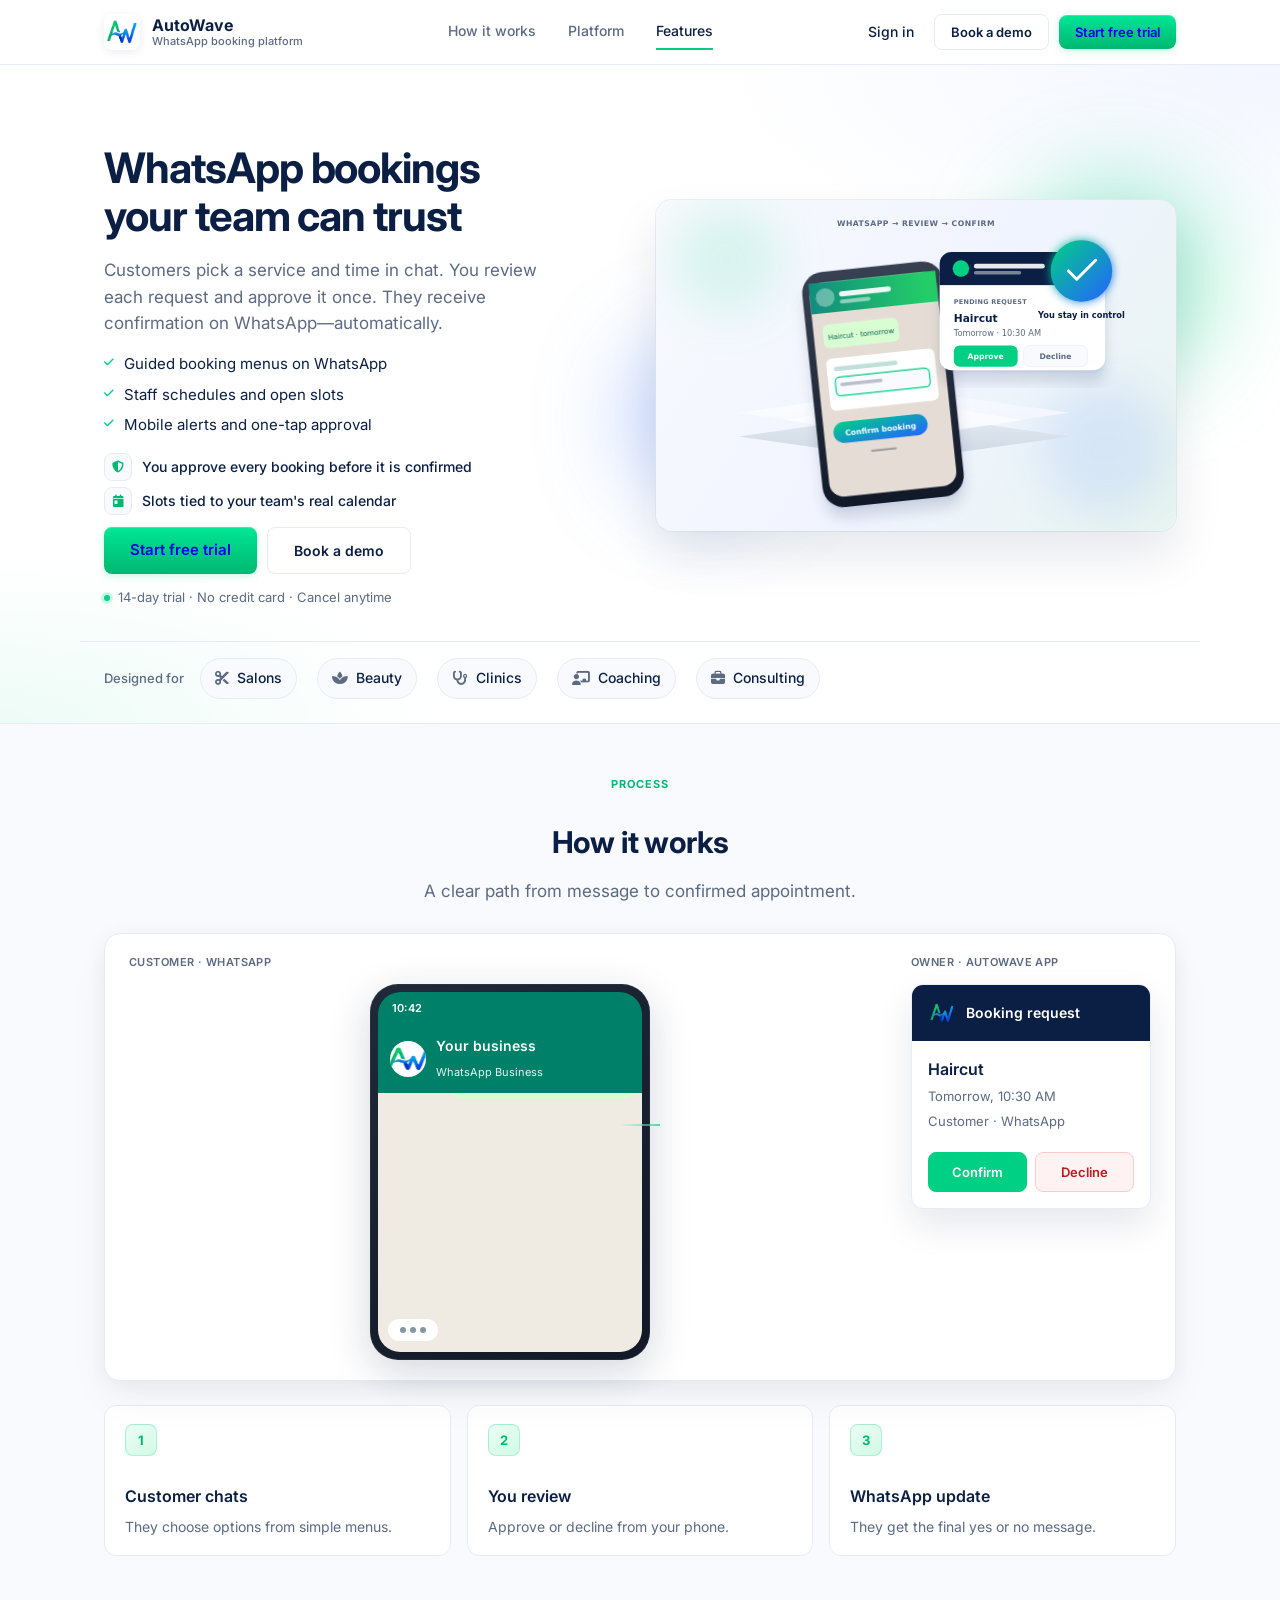
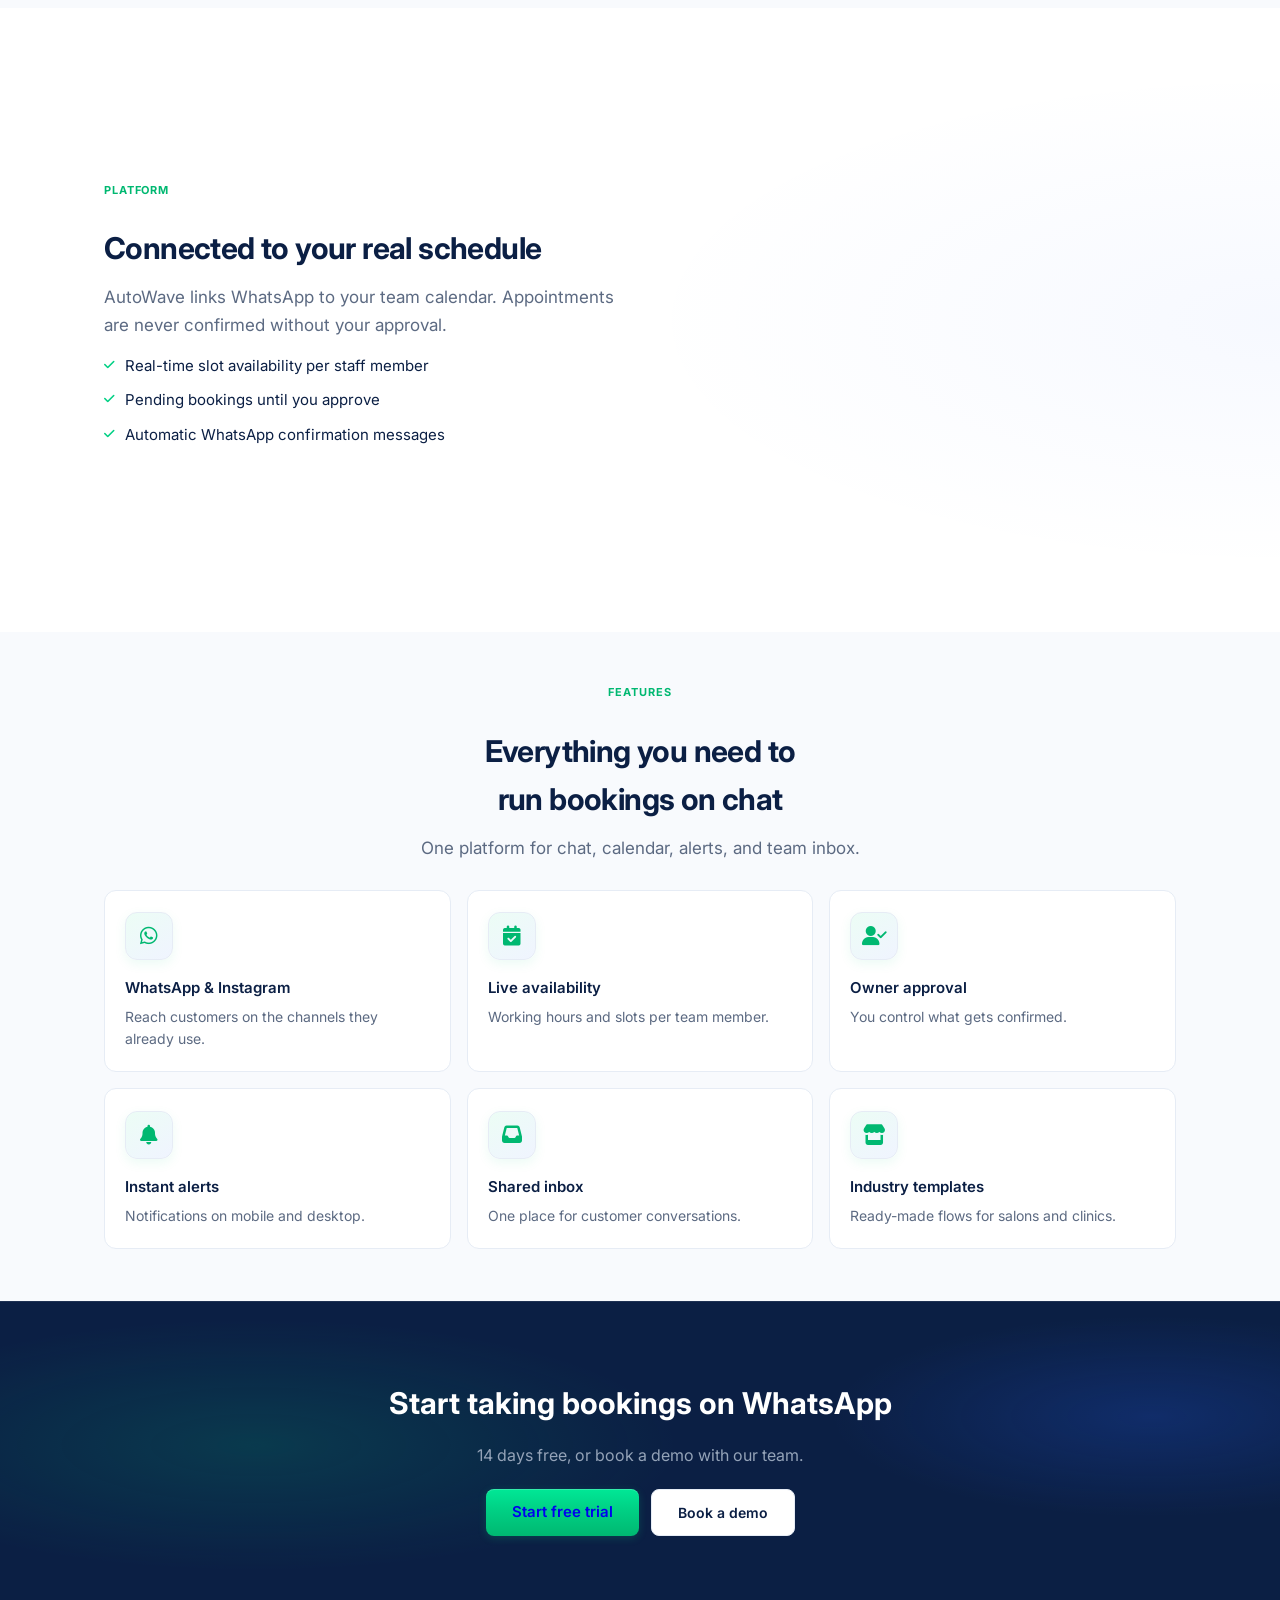
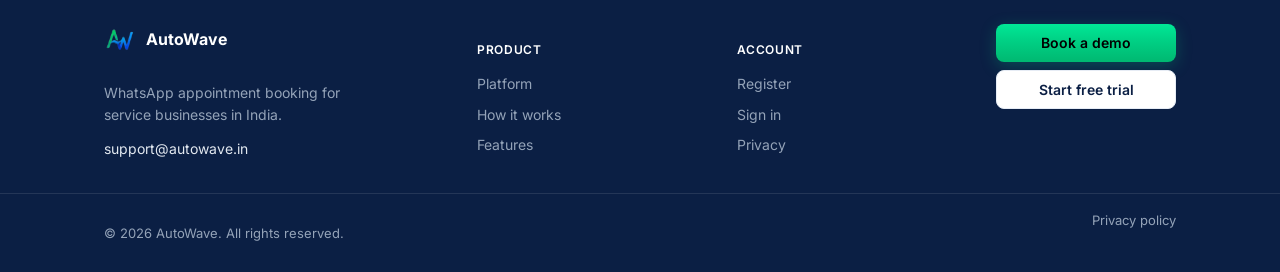
<file: index.html>
<!DOCTYPE html>
<html lang="en-IN">
<head>
    <meta charset="UTF-8">
    <meta name="viewport" content="width=device-width, initial-scale=1.0">
    <title>AutoWave — WhatsApp Appointment Booking for Salons &amp; Clinics</title>
    <meta name="description" content="AutoWave lets customers book on WhatsApp while you approve each appointment. Live staff availability, instant alerts, and automatic confirmations for salons, clinics, and service businesses in India.">
    <meta name="keywords" content="WhatsApp booking, appointment scheduling, salon booking, clinic appointments, WhatsApp Business, AutoWave, India">
    <meta name="author" content="AutoWave">
    <meta name="robots" content="index, follow, max-image-preview:large">
    <meta name="googlebot" content="index, follow">
    <link rel="canonical" href="https://autowave.playltp.in/" id="canonicalUrl">

    <!-- Open Graph -->
    <meta property="og:locale" content="en_IN">
    <meta property="og:type" content="website">
    <meta property="og:site_name" content="AutoWave">
    <meta property="og:title" content="AutoWave — WhatsApp Appointment Booking">
    <meta property="og:description" content="Guided WhatsApp bookings with owner approval, live availability, and instant customer confirmations.">
    <meta property="og:url" content="https://autowave.playltp.in/" id="ogUrl">
    <meta property="og:image" content="https://autowave.playltp.in/content/autowave-marketing.png" id="ogImage">
    <meta property="og:image:type" content="image/png">
    <meta property="og:image:alt" content="AutoWave — WhatsApp appointment booking for salons and clinics">

    <!-- Twitter -->
    <meta name="twitter:card" content="summary_large_image">
    <meta name="twitter:title" content="AutoWave — WhatsApp Appointment Booking">
    <meta name="twitter:description" content="Customers book in WhatsApp. You approve. They get confirmed automatically.">
    <meta name="twitter:image" content="https://autowave.playltp.in/content/autowave-marketing.png" id="twitterImage">
    <meta name="twitter:image:alt" content="AutoWave marketing preview">

    <link rel="icon" type="image/png" href="./content/autowave-icon.png" sizes="any">
    <link rel="apple-touch-icon" href="./content/autowave-icon.png">
    <meta name="theme-color" content="#0B1F44">
    <meta name="application-name" content="AutoWave">

    <link rel="preconnect" href="https://fonts.googleapis.com">
    <link rel="preconnect" href="https://fonts.gstatic.com" crossorigin>
    <link rel="dns-prefetch" href="https://cdnjs.cloudflare.com">
    <link rel="dns-prefetch" href="https://api.autowave.playltp.in">

    <link rel="stylesheet" href="https://cdnjs.cloudflare.com/ajax/libs/font-awesome/6.4.0/css/all.min.css">
    <link rel="stylesheet" href="landing-base.css">
    <link rel="stylesheet" href="landing-pro.css">
    <link rel="stylesheet" href="landing-polish.css">
    <link href="https://fonts.googleapis.com/css2?family=Inter:wght@400;500;600;700&display=swap" rel="stylesheet">

    <script type="application/ld+json" id="schemaOrg">
    {
      "@context": "https://schema.org",
      "@graph": [
        {
          "@type": "Organization",
          "@id": "https://autowave.playltp.in/#organization",
          "name": "AutoWave",
          "url": "https://autowave.playltp.in/",
          "logo": {
            "@type": "ImageObject",
            "url": "https://autowave.playltp.in/content/autowave-icon.png",
            "caption": "AutoWave logo"
          },
          "image": "https://autowave.playltp.in/content/autowave-marketing.png",
          "email": "support@autowave.in",
          "description": "WhatsApp appointment booking platform for service businesses with owner approval on every booking.",
          "areaServed": { "@type": "Country", "name": "India" }
        },
        {
          "@type": "WebSite",
          "@id": "https://autowave.playltp.in/#website",
          "url": "https://autowave.playltp.in/",
          "name": "AutoWave",
          "publisher": { "@id": "https://autowave.playltp.in/#organization" },
          "inLanguage": "en-IN"
        },
        {
          "@type": "SoftwareApplication",
          "name": "AutoWave",
          "applicationCategory": "BusinessApplication",
          "operatingSystem": "Web, Android, iOS",
          "description": "WhatsApp and Instagram booking flows with owner approval, scheduling, and customer notifications.",
          "image": "https://autowave.playltp.in/content/autowave-marketing.png",
          "provider": { "@id": "https://autowave.playltp.in/#organization" }
        },
        {
          "@type": "HowTo",
          "name": "How to take WhatsApp bookings with owner approval",
          "description": "AutoWave connects WhatsApp chat to your calendar so you approve each appointment before the customer is confirmed.",
          "step": [
            {
              "@type": "HowToStep",
              "position": 1,
              "name": "Customer chats on WhatsApp",
              "text": "The customer chooses a service and time from simple menus in WhatsApp."
            },
            {
              "@type": "HowToStep",
              "position": 2,
              "name": "You review the request",
              "text": "You receive an alert and approve or decline the booking from the AutoWave app."
            },
            {
              "@type": "HowToStep",
              "position": 3,
              "name": "Customer gets confirmation",
              "text": "WhatsApp sends an automatic confirmation or decline message to the customer."
            }
          ]
        }
      ]
    }
    </script>
</head>
<body class="aw-landing aw-pricing-off">
    <a class="aw-skip" href="#main">Skip to content</a>
    <header class="aw-header" id="siteHeader">
        <div class="aw-container aw-header__row">
            <a href="#showcase" class="aw-brand">
                <img src="./content/autowave-icon.png" alt="AutoWave logo" class="aw-brand__mark" width="36" height="36">
                <span class="aw-brand__text">
                    <span class="aw-brand__name">AutoWave</span>
                    <span class="aw-brand__tag">WhatsApp booking platform</span>
                </span>
            </a>
            <button class="mobile-menu-toggle aw-menu-btn" id="mobileMenuToggle" aria-label="Open menu" aria-expanded="false">
                <span></span><span></span><span></span>
            </button>
            <nav class="aw-nav nav" id="navMenu" aria-label="Primary">
                <a href="#how" class="nav-link">How it works</a>
                <a href="#architecture" class="nav-link">Platform</a>
                <a href="#features" class="nav-link">Features</a>
                <a href="#pricing" class="nav-link aw-pricing-nav">Pricing</a>
                <div class="aw-nav__mobile-actions">
                    <a href="https://app.autowave.playltp.in/login" class="btn btn-secondary-outline btn-block" id="loginNavMobile">Sign in</a>
                    <button type="button" class="btn btn-secondary-outline btn-block" id="bookDemoNavMobile">Book a demo</button>
                    <a href="https://app.autowave.playltp.in/register" class="btn btn-primary btn-block" id="startTrialNavMobile">Start free trial</a>
                </div>
            </nav>
            <div class="aw-header__actions">
                <a href="https://app.autowave.playltp.in/login" class="aw-header__link" id="loginHeader">Sign in</a>
                <button type="button" class="btn btn-secondary-outline btn-sm" id="bookDemoHeader">Book a demo</button>
                <a href="https://app.autowave.playltp.in/register" class="btn btn-primary btn-sm" id="startTrialHeader">Start free trial</a>
            </div>
        </div>
    </header>

    <div class="floating-form aw-demo-panel" id="floatingForm">
        <button class="form-close" id="formClose" type="button" aria-label="Close"><i class="fas fa-times"></i></button>
        <h3 class="form-title" id="demoFormTitle">Book a demo</h3>
        <p class="form-desc" id="demoFormDesc">Our team will show you setup for your business type.</p>
        <form class="demo-form" id="demoForm">
            <input type="text" name="name" placeholder="Full name" required>
            <input type="email" name="email" placeholder="Work email" required>
            <input type="tel" name="phone" placeholder="10-digit mobile (6–9)" inputmode="numeric" autocomplete="tel" maxlength="10" pattern="[6-9][0-9]{9}" required>
            <select name="businessType" id="businessTypeSelect" required><option value="">Business type</option></select>
            <input type="text" name="company" placeholder="Business name" required>
            <p class="aw-form-error" id="demoFormError" role="alert" hidden></p>
            <button type="submit" class="btn btn-primary btn-block">Request demo</button>
            <p class="aw-form-note">We typically respond within one business day. No spam.</p>
        </form>
        <div class="demo-form-success" id="demoFormSuccess" hidden aria-live="polite">
            <div class="demo-success-icon" aria-hidden="true"><i class="fas fa-check"></i></div>
            <h3 class="demo-success-title">Thank you!</h3>
            <p class="demo-success-text" id="demoSuccessMessage">Our team will reach out within one business day.</p>
        </div>
    </div>

    <main id="main">
        <section class="aw-hero" id="showcase">
            <div class="aw-container aw-hero__layout">
                <div class="aw-hero__content">
                    <h1 class="aw-hero__title">WhatsApp bookings your team can trust</h1>
                    <p class="aw-hero__lead">Customers pick a service and time in chat. You review each request and approve it once. They receive confirmation on WhatsApp—automatically.</p>
                    <ul class="aw-checklist">
                        <li><i class="fas fa-check" aria-hidden="true"></i> Guided booking menus on WhatsApp</li>
                        <li><i class="fas fa-check" aria-hidden="true"></i> Staff schedules and open slots</li>
                        <li><i class="fas fa-check" aria-hidden="true"></i> Mobile alerts and one-tap approval</li>
                    </ul>
                    <ul class="aw-hero__proof" aria-label="Key benefits">
                        <li><i class="fas fa-shield-halved" aria-hidden="true"></i> You approve every booking before it is confirmed</li>
                        <li><i class="fas fa-calendar-day" aria-hidden="true"></i> Slots tied to your team&apos;s real calendar</li>
                    </ul>
                    <div class="aw-hero__cta">
                        <a href="https://app.autowave.playltp.in/register" class="btn btn-primary btn-lg" id="startTrialHero">Start free trial</a>
                        <button type="button" class="btn btn-secondary-outline btn-lg" id="bookDemoHero">Book a demo</button>
                    </div>
                    <p class="aw-hero__meta"><span id="heroTrialDays">14</span>-day trial · No credit card · Cancel anytime</p>
                </div>
                <div class="aw-hero__media aw-scene-3d" id="heroScene">
                    <span class="aw-hero__orb aw-hero__orb--green" aria-hidden="true"></span>
                    <span class="aw-hero__orb aw-hero__orb--blue" aria-hidden="true"></span>
                    <div class="aw-hero__stage">
                        <img src="./content/hero-visual.svg" alt="Illustration of WhatsApp booking flow and owner approval in AutoWave" class="aw-hero__illustration" width="880" height="560">
                    </div>
                </div>
            </div>
            <div class="aw-container aw-trust">
                <span class="aw-trust__label">Designed for</span>
                <ul class="aw-trust__list">
                    <li><i class="fas fa-cut" aria-hidden="true"></i> Salons</li>
                    <li><i class="fas fa-spa" aria-hidden="true"></i> Beauty</li>
                    <li><i class="fas fa-stethoscope" aria-hidden="true"></i> Clinics</li>
                    <li><i class="fas fa-chalkboard-teacher" aria-hidden="true"></i> Coaching</li>
                    <li><i class="fas fa-briefcase" aria-hidden="true"></i> Consulting</li>
                </ul>
            </div>
        </section>

        <section class="aw-section aw-section--alt aw-reveal" id="how">
            <div class="aw-container">
                <header class="aw-section-head">
                    <p class="aw-eyebrow aw-eyebrow--center">Process</p>
                    <h2 class="aw-section-head__title">How it works</h2>
                    <p class="aw-section-head__desc">A clear path from message to confirmed appointment.</p>
                </header>
                <div class="aw-demo" id="devicesScene">
                    <div class="aw-demo__grid">
                        <figure class="aw-phone">
                            <figcaption class="aw-phone__label">Customer · WhatsApp</figcaption>
                            <article class="device device--whatsapp" id="phoneMockup">
                                <div class="device__shell"><div class="device__screen">
                                    <div class="ios-status"><span>10:42</span></div>
                                    <div class="wa-app">
                                        <header class="wa-topbar">
                                            <div class="wa-topbar__avatar"><img src="./content/autowave-icon.png" alt=""></div>
                                            <div class="wa-topbar__info"><strong>Your business</strong><span>WhatsApp Business</span></div>
                                        </header>
                                        <div class="wa-wallpaper"></div>
                                        <div class="wa-thread" id="waChatBody">
                                            <div class="wa-step" data-step="0"><div class="wa-row wa-row--out"><div class="wa-bubble wa-bubble--out"><p>I’d like a haircut tomorrow</p></div></div></div>
                                            <div class="wa-step" data-step="1"><div class="wa-reply-card"><div class="wa-reply-card__title">Service</div><button type="button" class="wa-reply-row wa-reply-row--active"><span>Haircut</span></button></div></div>
                                            <div class="wa-step" data-step="2"><div class="wa-reply-card"><div class="wa-reply-card__title">Time</div><button type="button" class="wa-reply-row wa-reply-row--active"><span>Tomorrow · 10:30 AM</span></button></div></div>
                                            <div class="wa-step" data-step="3"><div class="wa-row wa-row--in"><div class="wa-bubble wa-bubble--in wa-bubble--status"><p>Request received. Awaiting confirmation.</p></div></div></div>
                                            <div class="wa-typing" id="waTyping" hidden><span></span><span></span><span></span></div>
                                        </div>
                                    </div>
                                </div></div>
                            </article>
                        </figure>
                        <figure class="aw-owner" id="ownerPhone">
                            <figcaption class="aw-phone__label">Owner · AutoWave app</figcaption>
                            <div class="owner-panel">
                                <div class="owner-panel__header"><img src="./content/autowave-icon.png" alt=""> Booking request</div>
                                <div class="owner-panel__body">
                                    <p class="owner-panel__service">Haircut</p>
                                    <p class="owner-panel__time">Tomorrow, 10:30 AM</p>
                                    <p class="owner-panel__phone">Customer · WhatsApp</p>
                                </div>
                                <div class="owner-panel__actions" id="ownerActions">
                                    <button type="button" class="owner-panel__btn owner-panel__btn--approve" id="demoApprove">Confirm</button>
                                    <button type="button" class="owner-panel__btn owner-panel__btn--decline">Decline</button>
                                </div>
                            </div>
                        </figure>
                    </div>
                </div>
                <div class="aw-flow">
                    <article class="aw-flow__step aw-reveal aw-reveal--delay-1"><span class="aw-flow__num">1</span><h3>Customer chats</h3><p>They choose options from simple menus.</p></article>
                    <article class="aw-flow__step aw-reveal aw-reveal--delay-2"><span class="aw-flow__num">2</span><h3>You review</h3><p>Approve or decline from your phone.</p></article>
                    <article class="aw-flow__step aw-reveal aw-reveal--delay-3"><span class="aw-flow__num">3</span><h3>WhatsApp update</h3><p>They get the final yes or no message.</p></article>
                </div>
            </div>
        </section>

        <section class="aw-section aw-reveal" id="architecture">
            <div class="aw-container aw-split">
                <div class="aw-split__copy">
                    <p class="aw-eyebrow">Platform</p>
                    <h2 class="aw-section-head__title aw-section-head__title--left">Connected to your real schedule</h2>
                    <p class="aw-section-head__desc aw-section-head__desc--left">AutoWave links WhatsApp to your team calendar. Appointments are never confirmed without your approval.</p>
                    <ul class="aw-split__points">
                        <li><i class="fas fa-check" aria-hidden="true"></i> Real-time slot availability per staff member</li>
                        <li><i class="fas fa-check" aria-hidden="true"></i> Pending bookings until you approve</li>
                        <li><i class="fas fa-check" aria-hidden="true"></i> Automatic WhatsApp confirmation messages</li>
                    </ul>
                </div>
                <div class="aw-split__media aw-diagram-wrap">
                    <div class="aw-diagram-stage" id="diagramScene">
                        <img src="./content/architecture-3d.svg" alt="Customer, AutoWave platform, calendar, and owner approval" class="aw-diagram" width="720" height="520" loading="lazy">
                    </div>
                </div>
            </div>
        </section>

        <section class="aw-section aw-section--alt aw-reveal" id="features">
            <div class="aw-container">
                <header class="aw-section-head">
                    <p class="aw-eyebrow aw-eyebrow--center">Features</p>
                    <h2 class="aw-section-head__title">Everything you need to run bookings on chat</h2>
                    <p class="aw-section-head__desc">One platform for chat, calendar, alerts, and team inbox.</p>
                </header>
                <div class="aw-features">
                    <article class="aw-feature"><div class="aw-feature__icon"><i class="fab fa-whatsapp"></i></div><h3>WhatsApp &amp; Instagram</h3><p>Reach customers on the channels they already use.</p></article>
                    <article class="aw-feature"><div class="aw-feature__icon"><i class="fas fa-calendar-check"></i></div><h3>Live availability</h3><p>Working hours and slots per team member.</p></article>
                    <article class="aw-feature"><div class="aw-feature__icon"><i class="fas fa-user-check"></i></div><h3>Owner approval</h3><p>You control what gets confirmed.</p></article>
                    <article class="aw-feature"><div class="aw-feature__icon"><i class="fas fa-bell"></i></div><h3>Instant alerts</h3><p>Notifications on mobile and desktop.</p></article>
                    <article class="aw-feature"><div class="aw-feature__icon"><i class="fas fa-inbox"></i></div><h3>Shared inbox</h3><p>One place for customer conversations.</p></article>
                    <article class="aw-feature"><div class="aw-feature__icon"><i class="fas fa-store"></i></div><h3>Industry templates</h3><p>Ready-made flows for salons and clinics.</p></article>
                </div>
            </div>
        </section>

        <section class="aw-section pricing pricing-compact aw-reveal aw-pricing-block" id="pricing" hidden aria-hidden="true">
            <div class="aw-container">
                <header class="aw-section-head">
                    <p class="aw-eyebrow aw-eyebrow--center">Plans</p>
                    <h2 class="aw-section-head__title">Pricing</h2>
                    <p class="aw-section-head__desc">Transparent plans. Start with a free trial.</p>
                </header>
                <div class="trial-banner aw-trial-bar" id="trialBanner">
                    <span><strong>14-day free trial</strong> on all plans</span>
                    <button type="button" class="btn btn-secondary-outline btn-sm" id="bookDemoPricing">Contact sales</button>
                </div>
                <div class="pricing-grid is-loading" id="pricingGrid" aria-live="polite">
                    <div class="aw-pricing-skeleton" aria-hidden="true"></div>
                    <div class="aw-pricing-skeleton" aria-hidden="true"></div>
                </div>
            </div>
        </section>

        <section class="aw-section aw-cta-band">
            <div class="aw-container aw-cta-band__inner">
                <h2 class="aw-cta-band__title">Start taking bookings on WhatsApp</h2>
                <p class="aw-cta-band__text"><span id="trialDaysText">14</span> days free, or book a demo with our team.</p>
                <div class="aw-cta-band__actions">
                    <a href="https://app.autowave.playltp.in/register" class="btn btn-primary btn-lg" id="startTrialCTA">Start free trial</a>
                    <button type="button" class="btn btn-secondary-outline btn-lg aw-cta-band__ghost" id="bookDemoCTA">Book a demo</button>
                </div>
            </div>
        </section>
    </main>

    <footer class="aw-footer site-footer">
        <div class="aw-container aw-footer__grid">
            <div class="aw-footer__brand">
                <a href="#showcase" class="aw-footer__logo"><img src="./content/autowave-icon.png" alt="AutoWave logo" width="32" height="32"><span>AutoWave</span></a>
                <p>WhatsApp appointment booking for service businesses in India.</p>
                <a href="mailto:support@autowave.in" class="aw-footer__email">support@autowave.in</a>
            </div>
            <div>
                <h4 class="aw-footer__heading">Product</h4>
                <ul class="aw-footer__links">
                    <li><a href="#architecture">Platform</a></li>
                    <li><a href="#how">How it works</a></li>
                    <li><a href="#features">Features</a></li>
                    <li class="aw-pricing-nav"><a href="#pricing">Pricing</a></li>
                </ul>
            </div>
            <div>
                <h4 class="aw-footer__heading">Account</h4>
                <ul class="aw-footer__links">
                    <li><a href="https://app.autowave.playltp.in/register" id="footerRegister">Register</a></li>
                    <li><a href="https://app.autowave.playltp.in/login" id="footerLogin">Sign in</a></li>
                    <li><a href="https://app.autowave.playltp.in/privacy">Privacy</a></li>
                </ul>
            </div>
            <div class="aw-footer__actions">
                <button type="button" class="btn btn-primary btn-block" id="bookDemoFooterBtn">Book a demo</button>
                <a href="https://app.autowave.playltp.in/register" class="btn btn-secondary-outline btn-block aw-footer__trial" id="startTrialFooter">Start free trial</a>
            </div>
        </div>
        <div class="aw-footer__bar">
            <div class="aw-container aw-footer__bar-inner">
                <p>© 2026 AutoWave. All rights reserved.</p>
                <a href="https://app.autowave.playltp.in/privacy">Privacy policy</a>
            </div>
        </div>
    </footer>

    <div class="mobile-demo-bar" id="mobileDemoBar">
        <button type="button" class="mobile-demo-bar__demo" id="bookDemoMobile">Demo</button>
        <a href="https://app.autowave.playltp.in/register" class="mobile-demo-bar__trial" id="startTrialMobile">Free trial</a>
    </div>

    <script src="seo.js"></script>
    <script src="script.js"></script>
    <script src="landing-motion.js"></script>
</body>
</html>
</file>
<file: landing-base.css>
/**
 * Minimal base for AutoWave landing (replaces full style.css on index)
 */
html {
    scroll-behavior: smooth;
}

body.aw-landing {
    margin: 0;
}

*,
*::before,
*::after {
    box-sizing: border-box;
}

.aw-landing .mobile-menu-toggle {
    display: none;
    flex-direction: column;
    justify-content: center;
    gap: 5px;
    background: none;
    border: none;
    cursor: pointer;
    padding: 8px;
    margin-left: auto;
}

.aw-landing .mobile-menu-toggle span {
    display: block;
    width: 24px;
    height: 2px;
    background: #0B1F44;
    border-radius: 1px;
    transition: transform 0.2s ease, opacity 0.2s ease;
}

.aw-landing .btn {
    padding: 10px 20px;
    border-radius: 8px;
    font-family: inherit;
    font-weight: 600;
    font-size: 13px;
    cursor: pointer;
    transition: transform 0.2s ease, box-shadow 0.2s ease, background 0.2s ease, border-color 0.2s ease;
    display: inline-flex;
    align-items: center;
    justify-content: center;
    gap: 8px;
    text-decoration: none;
    line-height: 1.25;
    border: none;
}

.aw-landing .btn-block {
    width: 100%;
}

.aw-landing .form-close {
    position: absolute;
    top: 12px;
    right: 12px;
    background: #F8FAFD;
    border: 1px solid #E6ECF5;
    border-radius: 8px;
    width: 32px;
    height: 32px;
    font-size: 14px;
    cursor: pointer;
    color: #5C6A82;
    display: flex;
    align-items: center;
    justify-content: center;
}

.aw-landing .form-close:hover {
    color: #0B1F44;
    background: #fff;
}

.aw-landing .floating-form {
    position: fixed;
    bottom: 24px;
    right: 24px;
    width: min(360px, calc(100vw - 32px));
    background: #fff;
    padding: 24px;
    z-index: 250;
    display: none;
}

.aw-landing .demo-form {
    display: flex;
    flex-direction: column;
    gap: 10px;
}

.aw-landing .demo-form input,
.aw-landing .demo-form select {
    padding: 12px 14px;
    border: 1px solid #E6ECF5;
    border-radius: 8px;
    font-family: inherit;
    font-size: 14px;
    background: #F8FAFD;
    color: #0B1F44;
    width: 100%;
}

.aw-landing .demo-form input:focus,
.aw-landing .demo-form select:focus {
    outline: none;
    border-color: #00D084;
    background: #fff;
    box-shadow: 0 0 0 3px rgba(0, 208, 132, 0.15);
}

.aw-landing .demo-form input::placeholder {
    color: #94a3b8;
}

.aw-landing .aw-form-error {
    font-size: 13px;
    line-height: 1.45;
    color: #b91c1c;
    background: #fef2f2;
    border: 1px solid #fecaca;
    border-radius: 8px;
    padding: 10px 12px;
    margin: 0;
}

.aw-landing .aw-form-error[hidden] {
    display: none;
}

@media (max-width: 768px) {
    .aw-landing .floating-form {
        bottom: 80px;
        right: 16px;
        left: 16px;
        width: auto;
    }
}
</file>
<file: landing-pro.css>
/**
 * AutoWave marketing — single professional design system
 * Brand: #00D084 · #2563FF · #0B1F44 · #5C6A82 · #F8FAFD · #E6ECF5
 */

.aw-landing {
    --aw-green: #00D084;
    --aw-green-dark: #00b871;
    --aw-blue: #2563FF;
    --aw-navy: #0B1F44;
    --aw-muted: #5C6A82;
    --aw-bg: #F8FAFD;
    --aw-white: #FFFFFF;
    --aw-line: #E6ECF5;
    --aw-radius: 10px;
    --aw-shadow: 0 4px 24px rgba(11, 31, 68, 0.06);
    --aw-container: 1120px;
    --aw-section-y: 3.25rem;

    font-family: Inter, system-ui, sans-serif;
    font-size: 16px;
    line-height: 1.6;
    color: var(--aw-muted);
    background: var(--aw-bg);
    -webkit-font-smoothing: antialiased;
}

.aw-container {
    width: 100%;
    max-width: var(--aw-container);
    margin: 0 auto;
    padding-left: 24px;
    padding-right: 24px;
}

/* —— Buttons (override global for landing) —— */
.aw-landing .btn-primary {
    background: linear-gradient(180deg, #00e896 0%, var(--aw-green) 45%, var(--aw-green-dark) 100%);
    border: none;
    border-radius: 8px;
    font-weight: 600;
    font-size: 14px;
    box-shadow: 0 1px 0 rgba(255, 255, 255, 0.2) inset, 0 2px 8px rgba(0, 208, 132, 0.2);
}

.aw-landing .btn-primary:hover {
    background: var(--aw-green-dark);
    transform: translateY(-1px);
    box-shadow: 0 4px 12px rgba(0, 208, 132, 0.25);
}

.aw-landing .btn-lg {
    font-size: 15px;
    padding: 14px 26px;
}

.aw-landing .btn-secondary-outline {
    border-radius: 8px;
    border: 1px solid var(--aw-line);
    color: var(--aw-navy);
    background: var(--aw-white);
    font-weight: 600;
    font-size: 14px;
    text-decoration: none;
}

.aw-landing .btn-secondary-outline:hover {
    border-color: #c5d0e0;
    background: var(--aw-bg);
}

.aw-landing .btn-sm {
    font-size: 13px;
    padding: 9px 16px;
}

/* —— Header —— */
.aw-header {
    position: sticky;
    top: 0;
    z-index: 200;
    background: rgba(255, 255, 255, 0.92);
    backdrop-filter: blur(12px);
    -webkit-backdrop-filter: blur(12px);
    border-bottom: 1px solid var(--aw-line);
}

.aw-header.scrolled {
    box-shadow: var(--aw-shadow);
}

.aw-header__row {
    display: flex;
    align-items: center;
    gap: 32px;
    height: 64px;
}

.aw-brand {
    display: flex;
    align-items: center;
    gap: 12px;
    text-decoration: none;
    color: inherit;
    flex-shrink: 0;
}

.aw-brand__mark {
    border-radius: 8px;
}

.aw-brand__text {
    display: flex;
    flex-direction: column;
    line-height: 1.2;
}

.aw-brand__name {
    font-size: 16px;
    font-weight: 700;
    color: var(--aw-navy);
}

.aw-brand__tag {
    font-size: 11px;
    font-weight: 500;
    color: var(--aw-muted);
}

.aw-nav {
    display: flex;
    align-items: center;
    gap: 32px;
    flex: 1;
    justify-content: center;
}

.aw-nav .nav-link {
    font-size: 14px;
    font-weight: 500;
    color: var(--aw-muted);
    text-decoration: none;
    padding: 6px 0;
    border-bottom: 2px solid transparent;
    transition: color 0.2s ease, border-color 0.2s ease;
}

.aw-nav .nav-link:hover,
.aw-nav .nav-link.is-active {
    color: var(--aw-navy);
}

.aw-nav .nav-link.is-active {
    border-bottom-color: var(--aw-green);
}

.aw-nav__mobile-actions {
    display: none;
}

.aw-header__actions {
    display: flex;
    align-items: center;
    gap: 10px;
    flex-shrink: 0;
}

.aw-header__link {
    font-size: 14px;
    font-weight: 500;
    color: var(--aw-navy);
    text-decoration: none;
    padding: 8px 10px;
}

.aw-header__link:hover {
    color: var(--aw-green-dark);
}

.aw-menu-btn {
    display: none;
}

/* —— Demo panel —— */
.aw-demo-panel.floating-form {
    border-radius: 14px;
    border: 1px solid var(--aw-line);
    box-shadow: 0 24px 60px rgba(11, 31, 68, 0.14);
}

.aw-demo-panel .form-title {
    font-size: 18px;
    font-weight: 700;
    color: var(--aw-navy);
}

.aw-demo-panel .form-desc {
    font-size: 14px;
    margin-bottom: 16px;
}

/* —— Hero —— */
.aw-hero {
    position: relative;
    overflow: hidden;
    background:
        radial-gradient(ellipse 80% 60% at 100% 0%, rgba(37, 99, 255, 0.06), transparent 55%),
        radial-gradient(ellipse 70% 50% at 0% 100%, rgba(0, 208, 132, 0.07), transparent 50%),
        var(--aw-white);
    border-bottom: 1px solid var(--aw-line);
    padding-top: clamp(2rem, 4vw, 2.75rem);
    padding-bottom: 1.5rem;
}

.aw-hero__layout {
    display: grid;
    grid-template-columns: 1fr 1fr;
    gap: 2rem;
    align-items: center;
}

.aw-kicker {
    font-size: 12px;
    font-weight: 600;
    letter-spacing: 0.06em;
    text-transform: uppercase;
    color: var(--aw-green-dark);
    margin-bottom: 1rem;
    display: inline-block;
    padding: 6px 12px;
    border-radius: 999px;
    background: rgba(0, 208, 132, 0.1);
    border: 1px solid rgba(0, 208, 132, 0.2);
}

.aw-hero__title {
    font-size: clamp(2rem, 4vw, 2.625rem);
    font-weight: 700;
    line-height: 1.15;
    letter-spacing: -0.025em;
    color: var(--aw-navy);
    margin-bottom: 0.875rem;
}

.aw-hero__lead {
    font-size: 17px;
    line-height: 1.55;
    color: var(--aw-muted);
    margin-bottom: 1rem;
    max-width: 28rem;
}

.aw-checklist {
    list-style: none;
    padding: 0;
    margin: 0 0 1rem;
}

.aw-checklist li {
    position: relative;
    padding-left: 1.5rem;
    margin-bottom: 0.4rem;
    font-size: 15px;
    color: var(--aw-navy);
}

.aw-checklist li::before {
    content: '';
    position: absolute;
    left: 0;
    top: 0.55em;
    width: 6px;
    height: 6px;
    border-radius: 50%;
    background: var(--aw-green);
}

.aw-hero__cta {
    display: flex;
    flex-wrap: wrap;
    gap: 10px;
    margin-bottom: 0.5rem;
}

.aw-hero__meta {
    font-size: 13px;
    color: var(--aw-muted);
}

.aw-hero__media {
    position: relative;
    background: transparent;
    border: none;
    border-radius: 0;
    padding: 0;
    box-shadow: none;
}

.aw-scene-3d {
    perspective: 1200px;
}

.aw-hero__stage {
    position: relative;
    z-index: 1;
    transform-style: preserve-3d;
    transition: transform 0.45s cubic-bezier(0.22, 1, 0.36, 1);
    will-change: transform;
}

.aw-hero__orb {
    position: absolute;
    border-radius: 50%;
    pointer-events: none;
    z-index: 0;
    filter: blur(48px);
}

.aw-hero__orb--green {
    width: 200px;
    height: 200px;
    top: -20px;
    right: -40px;
    background: rgba(0, 208, 132, 0.35);
}

.aw-hero__orb--blue {
    width: 160px;
    height: 160px;
    bottom: 10%;
    left: -30px;
    background: rgba(37, 99, 255, 0.28);
}

.aw-hero__illustration {
    display: block;
    width: 100%;
    height: auto;
    border-radius: 16px;
    box-shadow:
        0 24px 48px rgba(11, 31, 68, 0.1),
        0 0 0 1px rgba(230, 236, 245, 0.8);
}

.aw-trust {
    display: flex;
    flex-wrap: wrap;
    align-items: center;
    gap: 0.75rem 1rem;
    margin-top: 1.25rem;
    padding-top: 1rem;
    border-top: 1px solid var(--aw-line);
}

.aw-trust__label {
    font-size: 13px;
    font-weight: 500;
    color: var(--aw-muted);
}

.aw-trust__list {
    display: flex;
    flex-wrap: wrap;
    gap: 1.25rem;
    list-style: none;
    margin: 0;
    padding: 0;
}

.aw-trust__list li {
    font-size: 14px;
    font-weight: 500;
    color: var(--aw-navy);
    display: flex;
    align-items: center;
    gap: 8px;
    padding: 8px 14px;
    border-radius: 999px;
    background: var(--aw-bg);
    border: 1px solid var(--aw-line);
}

.aw-trust__list i {
    color: var(--aw-muted);
    font-size: 14px;
}

/* —— Sections —— */
.aw-section {
    padding: var(--aw-section-y) 0;
    background: var(--aw-white);
}

.aw-section--alt {
    background: var(--aw-bg);
}

.aw-section-head {
    max-width: 36rem;
    margin: 0 auto 1.75rem;
    text-align: center;
}

.aw-section-head__title {
    font-size: clamp(1.5rem, 2.5vw, 1.875rem);
    font-weight: 700;
    letter-spacing: -0.02em;
    color: var(--aw-navy);
    margin-bottom: 0.75rem;
}

.aw-section-head__title--left {
    text-align: left;
    margin-left: 0;
}

.aw-section-head__desc {
    font-size: 17px;
    line-height: 1.6;
    color: var(--aw-muted);
    margin: 0;
}

.aw-section-head__desc--left {
    text-align: left;
}

.aw-eyebrow {
    font-size: 11px;
    font-weight: 700;
    letter-spacing: 0.08em;
    text-transform: uppercase;
    color: var(--aw-green-dark);
    margin: 0 0 0.5rem;
}

.aw-eyebrow--center {
    text-align: center;
}

.aw-split__points {
    list-style: none;
    margin: 1rem 0 0;
    padding: 0;
}

.aw-split__points li {
    display: flex;
    align-items: flex-start;
    gap: 10px;
    font-size: 15px;
    color: var(--aw-navy);
    margin-bottom: 0.75rem;
    line-height: 1.5;
}

.aw-split__points i {
    color: var(--aw-green);
    margin-top: 4px;
    font-size: 12px;
}

.aw-skip {
    position: absolute;
    left: -9999px;
    top: 0;
    z-index: 999;
    padding: 12px 16px;
    background: var(--aw-navy);
    color: #fff;
    text-decoration: none;
    font-weight: 600;
    border-radius: 0 0 8px 0;
}

.aw-skip:focus {
    left: 0;
}

/* —— Live demo —— */
.aw-demo {
    background: var(--aw-white);
    border: 1px solid var(--aw-line);
    border-radius: 16px;
    padding: 1.25rem 1.5rem;
    box-shadow:
        0 4px 24px rgba(11, 31, 68, 0.06),
        0 20px 40px rgba(11, 31, 68, 0.04);
    margin-bottom: 1.5rem;
    transform: translateZ(0);
}

.aw-demo__grid {
    display: grid;
    grid-template-columns: 1fr 240px;
    gap: 1.25rem;
    align-items: start;
}

.aw-phone__label,
.aw-owner figcaption {
    font-size: 11px;
    font-weight: 600;
    letter-spacing: 0.04em;
    text-transform: uppercase;
    color: var(--aw-muted);
    margin-bottom: 12px;
}

.aw-phone,
.aw-owner {
    margin: 0;
}

/* Device */
.device--whatsapp {
    width: 100%;
    max-width: 280px;
    margin: 0 auto;
}

.device__shell {
    background: linear-gradient(145deg, #1f2937 0%, #111827 100%);
    border-radius: 28px;
    padding: 8px;
    box-shadow:
        0 12px 40px rgba(11, 31, 68, 0.18),
        0 0 0 1px rgba(255, 255, 255, 0.06) inset;
}

.device__screen {
    border-radius: 22px;
    overflow: hidden;
    height: 360px;
    background: #000;
    display: flex;
    flex-direction: column;
}

.ios-status {
    display: flex;
    justify-content: space-between;
    padding: 8px 14px;
    font-size: 11px;
    font-weight: 600;
    color: #fff;
    background: #008069;
}

.wa-app {
    flex: 1;
    display: flex;
    flex-direction: column;
    min-height: 0;
    position: relative;
}

.wa-topbar {
    display: flex;
    align-items: center;
    gap: 10px;
    padding: 10px 12px;
    background: #008069;
    color: #fff;
    z-index: 2;
}

.wa-topbar__avatar {
    width: 36px;
    height: 36px;
    border-radius: 50%;
    overflow: hidden;
    background: #fff;
}

.wa-topbar__avatar img {
    width: 100%;
    height: 100%;
    object-fit: cover;
}

.wa-topbar__info strong {
    display: block;
    font-size: 14px;
    font-weight: 600;
}

.wa-topbar__info span {
    font-size: 11px;
    opacity: 0.9;
}

.wa-wallpaper {
    position: absolute;
    inset: 0;
    top: 56px;
    background: #efeae2;
    z-index: 0;
}

.wa-thread {
    position: relative;
    z-index: 1;
    flex: 1;
    overflow-y: auto;
    padding: 10px;
}

.wa-step {
    opacity: 0;
    transform: translateY(6px);
    transition: opacity 0.35s ease, transform 0.35s ease;
}

.wa-step.is-visible {
    opacity: 1;
    transform: none;
}

.wa-row--out {
    display: flex;
    justify-content: flex-end;
    margin-bottom: 6px;
}

.wa-bubble {
    max-width: 88%;
    padding: 8px 10px;
    border-radius: 8px;
    font-size: 13px;
    line-height: 1.4;
}

.wa-bubble--out {
    background: #d9fdd3;
}

.wa-bubble--in,
.wa-bubble--status {
    background: #fff;
    box-shadow: 0 1px 1px rgba(0, 0, 0, 0.06);
}

.wa-bubble p {
    margin: 0;
    color: #111b21;
}

.wa-bubble--status {
    border-left: 3px solid var(--aw-green);
}

.wa-reply-card {
    background: #fff;
    border-radius: 8px;
    overflow: hidden;
    margin: 4px 0 8px;
    max-width: 92%;
    box-shadow: 0 1px 2px rgba(0, 0, 0, 0.06);
}

.wa-reply-card__title {
    font-size: 12px;
    font-weight: 600;
    color: #008069;
    padding: 8px 12px;
    border-bottom: 1px solid #e9edef;
}

.wa-reply-row {
    width: 100%;
    display: block;
    padding: 10px 12px;
    border: none;
    border-top: 1px solid #e9edef;
    background: #fff;
    font-size: 13px;
    color: #008069;
    text-align: left;
    font-family: inherit;
}

.wa-reply-row--active {
    background: #f0fdf4;
}

.wa-typing {
    display: flex;
    gap: 4px;
    padding: 8px 12px;
    background: #fff;
    border-radius: 16px;
    width: fit-content;
}

.wa-typing span {
    width: 6px;
    height: 6px;
    background: #8696a0;
    border-radius: 50%;
    animation: awType 1s ease infinite;
}

.wa-typing span:nth-child(2) { animation-delay: 0.12s; }
.wa-typing span:nth-child(3) { animation-delay: 0.24s; }

@keyframes awType {
    0%, 100% { opacity: 0.35; }
    50% { opacity: 1; }
}

/* Owner panel */
.owner-panel {
    background: var(--aw-white);
    border: 1px solid var(--aw-line);
    border-radius: 12px;
    overflow: hidden;
    box-shadow: 0 16px 36px rgba(11, 31, 68, 0.1);
}

.owner-panel__header {
    display: flex;
    align-items: center;
    gap: 10px;
    padding: 14px 16px;
    font-size: 14px;
    font-weight: 600;
    color: #fff;
    background: var(--aw-navy);
    border-bottom: none;
}

.owner-panel__header img {
    width: 28px;
    height: 28px;
    border-radius: 6px;
}

.owner-panel__body {
    padding: 16px;
}

.owner-panel__service {
    font-size: 16px;
    font-weight: 600;
    color: var(--aw-navy);
    margin: 0 0 4px;
}

.owner-panel__time,
.owner-panel__phone {
    font-size: 13px;
    color: var(--aw-muted);
    margin: 0 0 4px;
}

.owner-panel__actions {
    display: flex;
    gap: 8px;
    padding: 0 16px 16px;
}

.owner-panel__btn {
    flex: 1;
    padding: 11px;
    border-radius: 8px;
    font-size: 13px;
    font-weight: 600;
    border: 1px solid var(--aw-line);
    cursor: pointer;
    font-family: inherit;
    background: var(--aw-white);
}

.owner-panel__btn--approve {
    background: var(--aw-green);
    border-color: var(--aw-green);
    color: #fff;
}

.owner-panel__btn--approve.is-done {
    background: var(--aw-green-dark);
}

.owner-panel__btn--decline {
    color: #b91c1c;
    border-color: #fecaca;
    background: #fef2f2;
}

/* Flow steps */
.aw-flow {
    display: grid;
    grid-template-columns: repeat(3, 1fr);
    gap: 1rem;
}

.aw-flow__num {
    display: inline-flex;
    align-items: center;
    justify-content: center;
    width: 32px;
    height: 32px;
    border-radius: 8px;
    background: linear-gradient(145deg, #ecfdf5, #d1fae5);
    border: 1px solid rgba(0, 208, 132, 0.25);
    font-size: 13px;
    font-weight: 700;
    color: var(--aw-green-dark);
    margin-bottom: 12px;
}

.aw-flow__step {
    background: var(--aw-white);
    border: 1px solid var(--aw-line);
    border-radius: 12px;
    padding: 1.15rem 1.25rem;
    transition: box-shadow 0.25s ease, border-color 0.25s ease;
}

.aw-flow__step:hover {
    border-color: rgba(0, 208, 132, 0.3);
    box-shadow: 0 12px 32px rgba(11, 31, 68, 0.06);
}

.aw-flow__step h3 {
    font-size: 16px;
    font-weight: 600;
    color: var(--aw-navy);
    margin-bottom: 6px;
}

.aw-flow__step p {
    font-size: 14px;
    margin: 0;
    line-height: 1.5;
}

/* Split / diagram */
.aw-split {
    display: grid;
    grid-template-columns: 1fr 1fr;
    gap: 2rem;
    align-items: center;
}

.aw-diagram-wrap {
    perspective: 900px;
}

.aw-diagram-stage {
    transform-style: preserve-3d;
    animation: aw-diagram-float 7s ease-in-out infinite;
}

@keyframes aw-diagram-float {
    0%, 100% { transform: translateY(0) rotateX(2deg) rotateY(-3deg); }
    50% { transform: translateY(-8px) rotateX(0deg) rotateY(2deg); }
}

.aw-diagram {
    width: 100%;
    max-width: 560px;
    margin: 0 auto;
    display: block;
    border-radius: 16px;
    box-shadow: 0 20px 50px rgba(11, 31, 68, 0.1);
}

/* Features */
.aw-features {
    display: grid;
    grid-template-columns: repeat(3, 1fr);
    gap: 1rem;
}

.aw-feature {
    background: var(--aw-white);
    border: 1px solid var(--aw-line);
    border-radius: 12px;
    padding: 1.35rem 1.25rem;
    transition: transform 0.25s ease, box-shadow 0.25s ease, border-color 0.25s ease;
}

.aw-feature:hover {
    transform: translateY(-4px);
    border-color: rgba(0, 208, 132, 0.35);
    box-shadow: 0 16px 40px rgba(11, 31, 68, 0.08);
}

.aw-section--alt .aw-feature {
    background: var(--aw-white);
}

.aw-feature__icon {
    width: 48px;
    height: 48px;
    border-radius: 12px;
    background: linear-gradient(145deg, #ecfdf5 0%, #f0f4ff 100%);
    border: 1px solid var(--aw-line);
    display: flex;
    align-items: center;
    justify-content: center;
    font-size: 20px;
    color: var(--aw-green-dark);
    margin-bottom: 1rem;
    box-shadow: 0 4px 12px rgba(0, 208, 132, 0.08);
}

.aw-feature h3 {
    font-size: 15px;
    font-weight: 600;
    color: var(--aw-navy);
    margin-bottom: 6px;
}

.aw-feature p {
    font-size: 14px;
    margin: 0;
    line-height: 1.55;
}

/* Pricing */
.aw-landing .pricing-compact {
    padding: var(--aw-section-y) 0;
}

.aw-landing .section-container {
    max-width: var(--aw-container);
    margin: 0 auto;
    padding: 0 24px;
}

.aw-trial-bar.trial-banner {
    display: flex;
    flex-wrap: wrap;
    align-items: center;
    justify-content: center;
    gap: 12px;
    padding: 16px 22px;
    background: linear-gradient(135deg, #ecfdf5 0%, #f0f4ff 100%);
    border: 1px solid rgba(0, 208, 132, 0.2);
    border-radius: 12px;
    margin-bottom: 1.25rem;
    font-size: 14px;
    color: var(--aw-navy);
}

.aw-landing .pricing-grid {
    display: grid;
    grid-template-columns: repeat(auto-fit, minmax(280px, 1fr));
    gap: 1.25rem;
    align-items: stretch;
}

.aw-landing .pricing-card {
    background: var(--aw-white);
    border: 1px solid var(--aw-line);
    border-radius: 14px;
    padding: 1.5rem 1.35rem;
    position: relative;
    display: flex;
    flex-direction: column;
    transition: border-color 0.25s ease, box-shadow 0.25s ease, transform 0.25s ease;
}

.aw-landing .pricing-card:hover {
    transform: translateY(-4px);
    border-color: rgba(0, 208, 132, 0.45);
    box-shadow: 0 16px 40px rgba(11, 31, 68, 0.08);
}

.aw-landing .pricing-card.featured {
    border: 2px solid rgba(0, 208, 132, 0.5);
    box-shadow: 0 8px 32px rgba(0, 208, 132, 0.12);
    transform: none;
}

.aw-landing .pricing-card.featured:hover {
    transform: translateY(-4px);
}

.aw-landing .badge-popular {
    position: absolute;
    top: -11px;
    left: 50%;
    transform: translateX(-50%);
    background: var(--aw-green);
    color: #fff;
    padding: 5px 14px;
    border-radius: 999px;
    font-size: 11px;
    font-weight: 700;
    letter-spacing: 0.02em;
}

.aw-landing .pricing-card h3 {
    font-size: 18px;
    font-weight: 700;
    color: var(--aw-navy);
    margin: 0 0 8px;
}

.aw-landing .pricing-card .price {
    font-size: 2rem;
    font-weight: 800;
    color: var(--aw-navy);
    margin-bottom: 4px;
    letter-spacing: -0.02em;
}

.aw-landing .pricing-card .price span {
    font-size: 14px;
    font-weight: 500;
    color: var(--aw-muted);
}

.aw-landing .pricing-card .savings {
    font-size: 13px;
    color: var(--aw-green-dark);
    font-weight: 600;
    margin-bottom: 1rem;
}

.aw-landing .pricing-card ul {
    list-style: none;
    margin: 0 0 1.5rem;
    padding: 0;
    flex: 1;
}

.aw-landing .pricing-card li {
    padding: 10px 0;
    font-size: 14px;
    color: var(--aw-muted);
    border-bottom: 1px solid var(--aw-line);
    display: flex;
    align-items: flex-start;
    gap: 10px;
    line-height: 1.45;
}

.aw-landing .pricing-card li:last-child {
    border-bottom: none;
}

.aw-landing .pricing-card li i {
    color: var(--aw-green);
    margin-top: 3px;
    font-size: 12px;
}

.aw-landing .pricing-card .btn {
    margin-top: auto;
}

.aw-landing .pricing-compact {
    background: var(--aw-white);
}

/* CTA band */
.aw-cta-band {
    padding: var(--aw-section-y) 0;
    background:
        radial-gradient(ellipse 60% 80% at 20% 50%, rgba(0, 208, 132, 0.15), transparent 55%),
        radial-gradient(ellipse 50% 70% at 90% 40%, rgba(37, 99, 255, 0.2), transparent 50%),
        var(--aw-navy);
}

.aw-cta-band__inner {
    text-align: center;
}

.aw-cta-band__title {
    font-size: clamp(1.5rem, 3vw, 1.875rem);
    font-weight: 700;
    color: #fff;
    margin-bottom: 0.75rem;
}

.aw-cta-band__text {
    font-size: 16px;
    color: #94a3b8;
    margin-bottom: 1.25rem;
}

.aw-cta-band__actions {
    display: flex;
    flex-wrap: wrap;
    justify-content: center;
    gap: 12px;
}

.aw-cta-band__ghost {
    border-color: rgba(255, 255, 255, 0.35);
    color: #fff;
    background: transparent;
}

.aw-cta-band__ghost:hover {
    background: rgba(255, 255, 255, 0.08);
    border-color: rgba(255, 255, 255, 0.5);
    color: #fff;
}

/* Footer */
.aw-footer {
    background: var(--aw-navy);
    color: #94a3b8;
    font-size: 14px;
}

.aw-footer__grid {
    display: grid;
    grid-template-columns: 1.5fr 1fr 1fr 180px;
    gap: 2rem;
    padding: 2.25rem 24px 1.75rem;
}

.aw-footer__logo {
    display: inline-flex;
    align-items: center;
    gap: 10px;
    color: #fff;
    font-weight: 700;
    font-size: 16px;
    text-decoration: none;
    margin-bottom: 12px;
}

.aw-footer__brand p {
    line-height: 1.55;
    margin-bottom: 12px;
    max-width: 260px;
}

.aw-footer__email {
    color: #e2e8f0;
    text-decoration: none;
}

.aw-footer__email:hover {
    color: #fff;
}

.aw-footer__heading {
    font-size: 12px;
    font-weight: 600;
    letter-spacing: 0.05em;
    text-transform: uppercase;
    color: #fff;
    margin-bottom: 14px;
}

.aw-footer__links {
    list-style: none;
    padding: 0;
    margin: 0;
}

.aw-footer__links li {
    margin-bottom: 8px;
}

.aw-footer__links a {
    color: #94a3b8;
    text-decoration: none;
}

.aw-footer__links a:hover {
    color: #fff;
}

.aw-footer__trial {
    margin-top: 8px;
    border-color: #475569;
    color: #fff;
}

.aw-footer__trial:hover {
    background: #1e293b;
}

.aw-footer__bar {
    border-top: 1px solid rgba(255, 255, 255, 0.1);
    padding: 1rem 0;
}

.aw-footer__bar-inner {
    display: flex;
    flex-wrap: wrap;
    justify-content: space-between;
    gap: 8px;
    font-size: 13px;
}

.aw-footer__bar-inner a {
    color: #94a3b8;
    text-decoration: none;
}

.aw-footer__bar-inner a:hover {
    color: #fff;
}

/* Mobile bar */
.aw-landing .mobile-demo-bar {
    display: none;
    position: fixed;
    bottom: 0;
    left: 0;
    right: 0;
    padding: 12px 16px;
    background: var(--aw-white);
    border-top: 1px solid var(--aw-line);
    grid-template-columns: 1fr 1fr;
    gap: 10px;
    z-index: 100;
}

.aw-landing .mobile-demo-bar__demo {
    padding: 12px;
    border-radius: 8px;
    font-weight: 600;
    font-size: 14px;
    border: 1px solid var(--aw-line);
    background: var(--aw-bg);
    cursor: pointer;
    font-family: inherit;
}

.aw-landing .mobile-demo-bar__trial {
    padding: 12px;
    border-radius: 8px;
    font-weight: 600;
    font-size: 14px;
    text-align: center;
    text-decoration: none;
    background: linear-gradient(180deg, #00e896 0%, #00D084 100%);
    color: #fff;
    box-shadow: 0 4px 12px rgba(0, 208, 132, 0.25);
}

/* —— Responsive —— */
@media (max-width: 960px) {
    .aw-menu-btn {
        display: flex;
    }

    .aw-nav {
        display: none;
        position: absolute;
        top: 100%;
        left: 0;
        right: 0;
        flex-direction: column;
        align-items: stretch;
        gap: 0;
        padding: 16px 24px 24px;
        background: var(--aw-white);
        border-bottom: 1px solid var(--aw-line);
        box-shadow: var(--aw-shadow);
    }

    .aw-nav.active {
        display: flex;
    }

    .aw-nav .nav-link {
        padding: 14px 0;
        border-bottom: 1px solid var(--aw-line);
    }

    .aw-nav__mobile-actions {
        display: flex;
        flex-direction: column;
        gap: 8px;
        margin-top: 16px;
    }

    .aw-header__actions {
        display: none;
    }

    .aw-header__row {
        position: relative;
        height: 64px;
    }

    .aw-brand__tag {
        display: none;
    }

    .aw-hero__layout,
    .aw-split,
    .aw-demo__grid,
    .aw-flow,
    .aw-features {
        grid-template-columns: 1fr;
    }

    .aw-nav .nav-link.is-active {
        border-bottom-color: transparent;
        color: var(--aw-green-dark);
    }

    .aw-hero {
        padding-top: 1.75rem;
    }

    .aw-section {
        --aw-section-y: 2.5rem;
    }

    .aw-footer__grid {
        grid-template-columns: 1fr 1fr;
    }

    .aw-footer__brand {
        grid-column: 1 / -1;
    }
}

@media (max-width: 768px) {
    .aw-landing .mobile-demo-bar {
        display: grid;
    }

    .aw-footer {
        padding-bottom: 72px;
    }
}

@media (max-width: 560px) {
    .aw-footer__grid {
        grid-template-columns: 1fr;
    }

    .aw-features {
        grid-template-columns: 1fr;
    }
}

@media (prefers-reduced-motion: reduce) {
    .wa-step {
        opacity: 1;
        transform: none;
    }

    .wa-typing span {
        animation: none;
    }

    .aw-diagram-stage {
        animation: none;
    }

    .aw-hero__stage {
        transition: none;
    }

    .aw-feature:hover {
        transform: none;
    }
}
</file>
<file: landing-polish.css>
/**
 * AutoWave landing — final polish layer (load after landing-pro.css)
 */

.aw-landing ::selection {
    background: rgba(0, 208, 132, 0.22);
    color: var(--aw-navy);
}

.aw-landing :focus-visible {
    outline: 2px solid var(--aw-green);
    outline-offset: 2px;
}

.aw-landing .btn:focus-visible {
    outline-offset: 3px;
}

.aw-header {
    position: sticky;
}

.aw-header.scrolled {
    border-bottom-color: rgba(230, 236, 245, 0.9);
}

.aw-brand__mark {
    box-shadow: 0 2px 8px rgba(11, 31, 68, 0.08);
}

/* Hero proof row */
.aw-hero__proof {
    list-style: none;
    margin: 0 0 0.75rem;
    padding: 0;
    display: flex;
    flex-direction: column;
    gap: 0.35rem;
}

.aw-hero__proof li {
    display: flex;
    align-items: center;
    gap: 10px;
    font-size: 14px;
    font-weight: 500;
    color: var(--aw-navy);
}

.aw-hero__proof i {
    width: 28px;
    height: 28px;
    border-radius: 8px;
    background: var(--aw-bg);
    border: 1px solid var(--aw-line);
    display: flex;
    align-items: center;
    justify-content: center;
    font-size: 12px;
    color: var(--aw-green-dark);
    flex-shrink: 0;
}

.aw-checklist li {
    display: flex;
    align-items: flex-start;
    gap: 10px;
    padding-left: 0;
}

.aw-checklist li::before {
    display: none;
}

.aw-checklist li i {
    color: var(--aw-green);
    font-size: 11px;
    margin-top: 5px;
    flex-shrink: 0;
}

.aw-hero__meta {
    display: flex;
    flex-wrap: wrap;
    align-items: center;
    gap: 6px 0;
}

.aw-hero__meta::before {
    content: '';
    display: inline-block;
    width: 6px;
    height: 6px;
    border-radius: 50%;
    background: var(--aw-green);
    margin-right: 8px;
    box-shadow: 0 0 0 3px rgba(0, 208, 132, 0.2);
}

/* Scroll reveal */
.aw-reveal {
    opacity: 0;
    transform: translateY(18px);
    transition: opacity 0.65s cubic-bezier(0.22, 1, 0.36, 1), transform 0.65s cubic-bezier(0.22, 1, 0.36, 1);
}

.aw-reveal.is-revealed {
    opacity: 1;
    transform: none;
}

.aw-reveal--delay-1 { transition-delay: 0.08s; }
.aw-reveal--delay-2 { transition-delay: 0.16s; }
.aw-reveal--delay-3 { transition-delay: 0.24s; }

/* Section rhythm */
.aw-section {
    position: relative;
}

.aw-section-head__title {
    text-wrap: balance;
}

.aw-hero__title {
    text-wrap: balance;
}

/* Demo connector arrow (desktop) */
@media (min-width: 961px) {
    .aw-demo__grid {
        position: relative;
    }

    .aw-demo__grid::after {
        content: '';
        position: absolute;
        top: 42%;
        left: 50%;
        width: 40px;
        height: 2px;
        background: linear-gradient(90deg, var(--aw-line), var(--aw-green));
        transform: translate(-50%, -50%);
        opacity: 0.65;
        pointer-events: none;
    }
}

/* Features accent */
.aw-feature {
    position: relative;
    overflow: hidden;
}

.aw-feature::before {
    content: '';
    position: absolute;
    top: 0;
    left: 0;
    right: 0;
    height: 3px;
    background: linear-gradient(90deg, var(--aw-green), var(--aw-blue));
    opacity: 0;
    transition: opacity 0.25s ease;
}

.aw-feature:hover::before {
    opacity: 1;
}

/* Pricing hidden site-wide (toggle via body.aw-pricing-off / SHOW_PRICING in script.js) */
body.aw-pricing-off .aw-pricing-block,
body.aw-pricing-off .aw-pricing-nav,
body.aw-pricing-off #pricing {
    display: none !important;
}

.aw-pricing-block[hidden],
.aw-pricing-nav[hidden] {
    display: none !important;
}

/* Pricing loading */
.aw-landing #pricingGrid.is-loading {
    display: grid;
    grid-template-columns: repeat(auto-fit, minmax(280px, 1fr));
    gap: 1.25rem;
    min-height: 320px;
}

.aw-pricing-skeleton {
    border-radius: 14px;
    border: 1px solid var(--aw-line);
    background: linear-gradient(90deg, #f1f5f9 0%, #fff 50%, #f1f5f9 100%);
    background-size: 200% 100%;
    animation: awShimmer 1.2s ease-in-out infinite;
    min-height: 340px;
}

@keyframes awShimmer {
    0% { background-position: 100% 0; }
    100% { background-position: -100% 0; }
}

/* CTA band */
.aw-cta-band {
    border-top: 1px solid rgba(255, 255, 255, 0.08);
}

.aw-cta-band__inner {
    max-width: 640px;
    margin-left: auto;
    margin-right: auto;
}

/* Demo form note */
.aw-form-note {
    font-size: 11px;
    line-height: 1.45;
    color: var(--aw-muted);
    text-align: center;
    margin: 12px 0 0;
}

.aw-landing .floating-form.is-visible {
    animation: awFormIn 0.35s cubic-bezier(0.22, 1, 0.36, 1);
}

.aw-landing .floating-form.is-closing {
    animation: awFormOut 0.38s cubic-bezier(0.4, 0, 0.2, 1) forwards;
}

@keyframes awFormOut {
    to {
        opacity: 0;
        transform: translateY(10px) scale(0.98);
    }
}

.aw-landing .floating-form.is-success {
    box-shadow: 0 24px 60px rgba(0, 208, 132, 0.18);
}

.demo-form-success {
    text-align: center;
    padding: 12px 4px 8px;
}

.demo-form-success[hidden] {
    display: none;
}

.demo-success-icon {
    position: relative;
    width: 64px;
    height: 64px;
    margin: 0 auto 16px;
    border-radius: 50%;
    background: linear-gradient(145deg, #00d084, #00a86b);
    color: #fff;
    display: flex;
    align-items: center;
    justify-content: center;
    font-size: 28px;
    box-shadow: 0 12px 28px rgba(0, 208, 132, 0.35);
    animation: demoSuccessPop 0.55s cubic-bezier(0.22, 1, 0.36, 1);
}

.demo-success-icon::after {
    content: '';
    position: absolute;
    width: 64px;
    height: 64px;
    border-radius: 50%;
    border: 2px solid rgba(0, 208, 132, 0.45);
    animation: demoSuccessRing 0.9s ease-out 0.15s forwards;
    opacity: 0;
}

.demo-form-success {
    position: relative;
}

.demo-success-title {
    font-size: 20px;
    font-weight: 700;
    color: var(--aw-navy, #0b1f44);
    margin: 0 0 8px;
    animation: demoSuccessFadeUp 0.45s ease 0.12s both;
}

.demo-success-text {
    font-size: 14px;
    line-height: 1.5;
    color: var(--aw-muted, #64748b);
    margin: 0;
    animation: demoSuccessFadeUp 0.45s ease 0.22s both;
}

@keyframes demoSuccessPop {
    0% {
        opacity: 0;
        transform: scale(0.4);
    }
    70% {
        transform: scale(1.08);
    }
    100% {
        opacity: 1;
        transform: scale(1);
    }
}

@keyframes demoSuccessRing {
    0% {
        opacity: 0.8;
        transform: scale(1);
    }
    100% {
        opacity: 0;
        transform: scale(1.55);
    }
}

@keyframes demoSuccessFadeUp {
    from {
        opacity: 0;
        transform: translateY(8px);
    }
    to {
        opacity: 1;
        transform: none;
    }
}

@keyframes awFormIn {
    from {
        opacity: 0;
        transform: translateY(12px) scale(0.98);
    }
    to {
        opacity: 1;
        transform: none;
    }
}

/* Footer refinement */
.aw-footer__logo img {
    border-radius: 8px;
}

.aw-footer__actions .btn-primary {
    box-shadow: 0 4px 16px rgba(0, 208, 132, 0.25);
}

/* Architecture section subtle bg */
#architecture.aw-section {
    background:
        radial-gradient(ellipse 50% 40% at 100% 50%, rgba(37, 99, 255, 0.04), transparent),
        var(--aw-white);
}

@media (prefers-reduced-motion: reduce) {
    .aw-reveal {
        opacity: 1;
        transform: none;
        transition: none;
    }

    .aw-pricing-skeleton {
        animation: none;
    }

    .aw-landing .floating-form.is-visible {
        animation: none;
    }
}

@media (max-width: 960px) {
    .aw-demo__grid::after {
        display: none;
    }

    .aw-hero__proof {
        margin-bottom: 1.25rem;
    }
}
</file>
